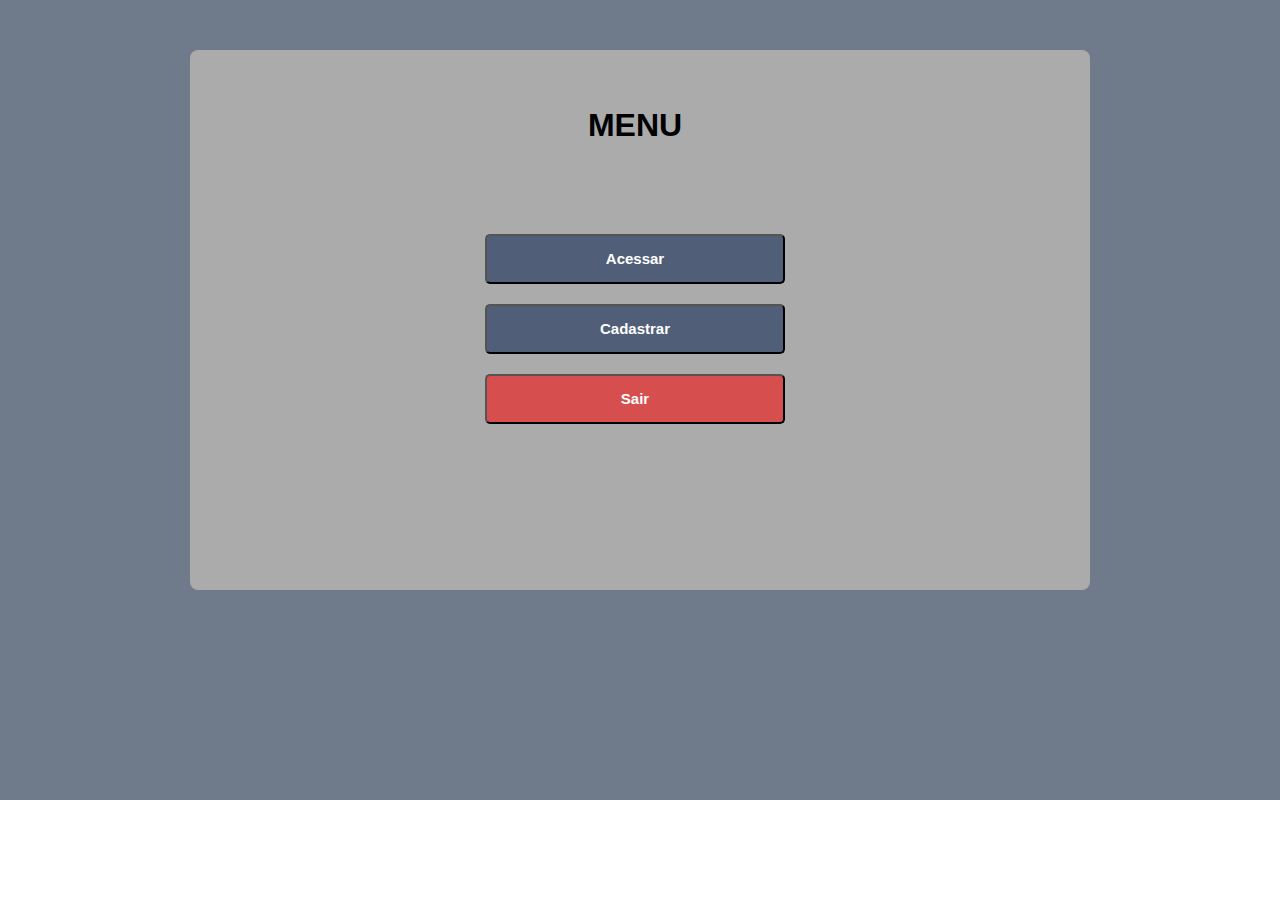
<file: Atividade 3 - Sistema de RH/index.html>
<!DOCTYPE html>
	<html lang = "pt-br">

	<head>
	<title>Tela inicial</title>
	<meta charset = "utf-8">
	<link rel="stylesheet" href="estilo.css">
</head>
<body>
<main>
	<section>
		<div id="tela_inicial">
			<h1 id="titulo">MENU</h1>
			<a href="acesso.html"><input type="submit" value="Acessar" class="botao_menu azul"></a>
            <a href="cadastro.html"><input type="submit" value="Cadastrar" class="botao_menu azul"></a>
            <a href="sair.html"><input type="submit" value="Sair" class="botao_menu vermelho"></a>

		</div>
	</section>
</main>
</body>
</html>
</file>
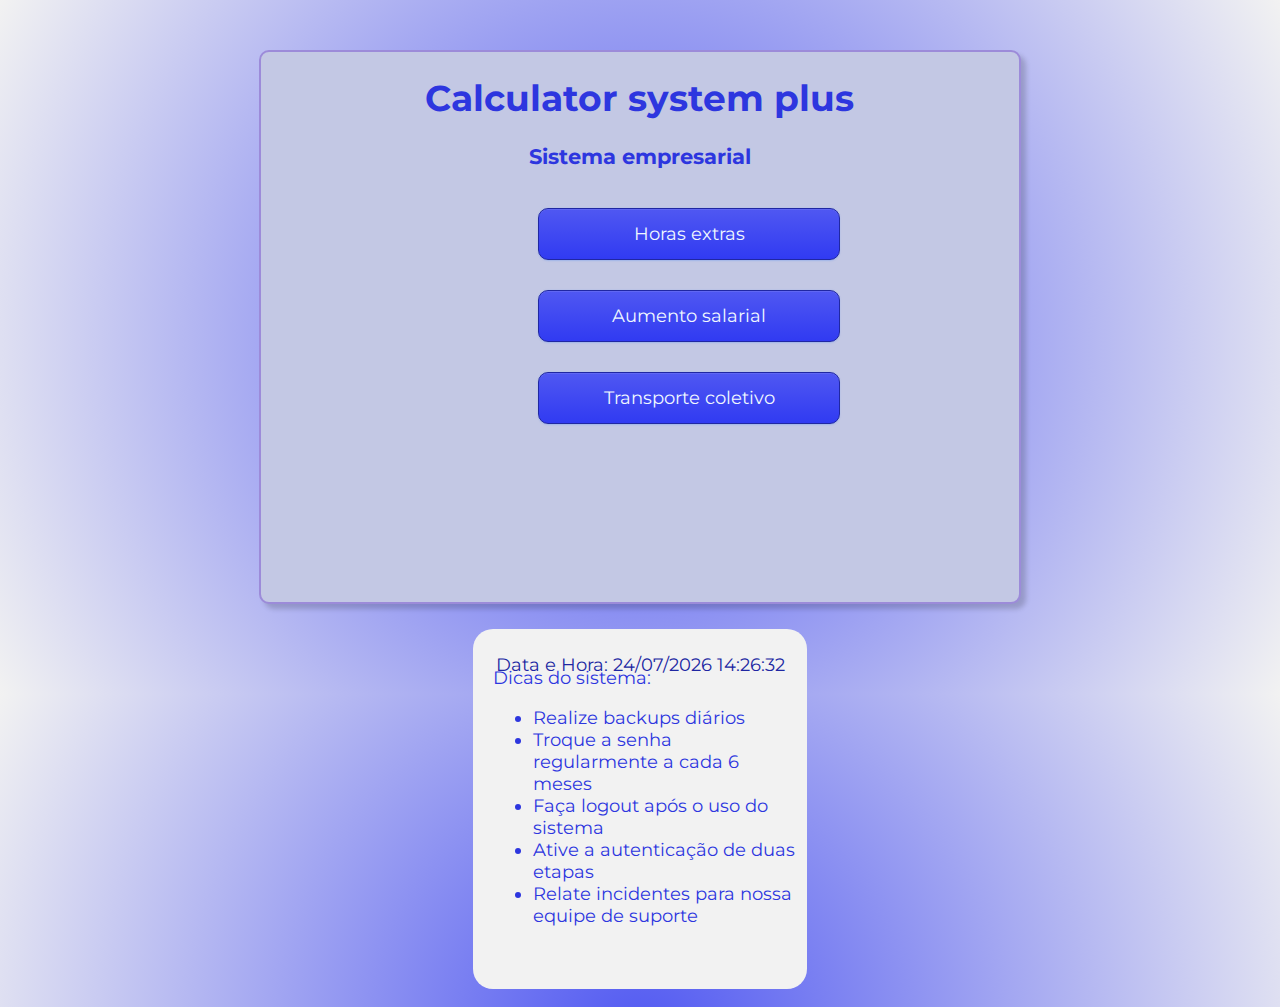
<file: Atividade 4 - Exercícios JavaScript/index.html>
<!DOCTYPE html>
<html lang="pt-br">
<head>
    <style>
        @import url('https://fonts.googleapis.com/css2?family=Montserrat:wght@500&display=swap');
    </style>
    <meta charset="UTF-8">
    <meta name="viewport" content="width=device-width, initial-scale=1.0">
    <title>Tela inicial</title>
    <link rel="stylesheet" href="estilo_index.css">

    <script>
        function atualizarDataHora() {
            // Cria um objeto de data
            var dataHora = new Date();
            
            // Formate a data e hora como desejar (por exemplo, 'dd/mm/yyyy HH:MM:SS')
            var formato = 'dd/mm/yyyy HH:MM:SS';
            
            // Substitua os marcadores de lugar no formato com os valores reais
            var dataHoraFormatada = formato
                .replace('dd', ('0' + dataHora.getDate()).slice(-2))
                .replace('mm', ('0' + (dataHora.getMonth() + 1)).slice(-2))
                .replace('yyyy', dataHora.getFullYear())
                .replace('HH', ('0' + dataHora.getHours()).slice(-2))
                .replace('MM', ('0' + dataHora.getMinutes()).slice(-2))
                .replace('SS', ('0' + dataHora.getSeconds()).slice(-2));

            // Atualiza o conteúdo do elemento no rodapé com a data e hora formatada
            document.getElementById('data-hora').textContent = dataHoraFormatada;
        }

        // Chame a função para atualizar a data e hora assim que a página for carregada
        window.onload = function() {
            atualizarDataHora(); // Atualize imediatamente
            // Atualize a cada segundo (1000 milissegundos)
            setInterval(atualizarDataHora, 1000);
        };
    </script>

</head>
<body>
<section>
<div>
    <h1>Calculator system plus</h1>
    <h3>Sistema empresarial</h3>
</div>
    <div class="container">
        <div class="button-group">
        <a href="Calculadora de horas extras.html" class="botao-link">Horas extras</a>
        <a href="Calculadora de aumento salarial.html" class="botao-link">Aumento salarial</a>
        <a href="Calculadora de transporte.html" class="botao-link">Transporte coletivo</a>
        </div>
    </div>
    <div class="container2">
        <p>Dicas do sistema:</p>
        <ul>
        <li>Realize backups diários</li>
        <li>Troque a senha regularmente a cada 6 meses</li>
        <li>Faça logout após o uso do sistema</li>
        <li>Ative a autenticação de duas etapas</li>
        <li>Relate incidentes para nossa equipe de suporte</li>
        </ul>
    </div>
</section>
<footer>
    <p>Data e Hora: <span id="data-hora"></span></p>
</footer>
</body>
</html>
</file>
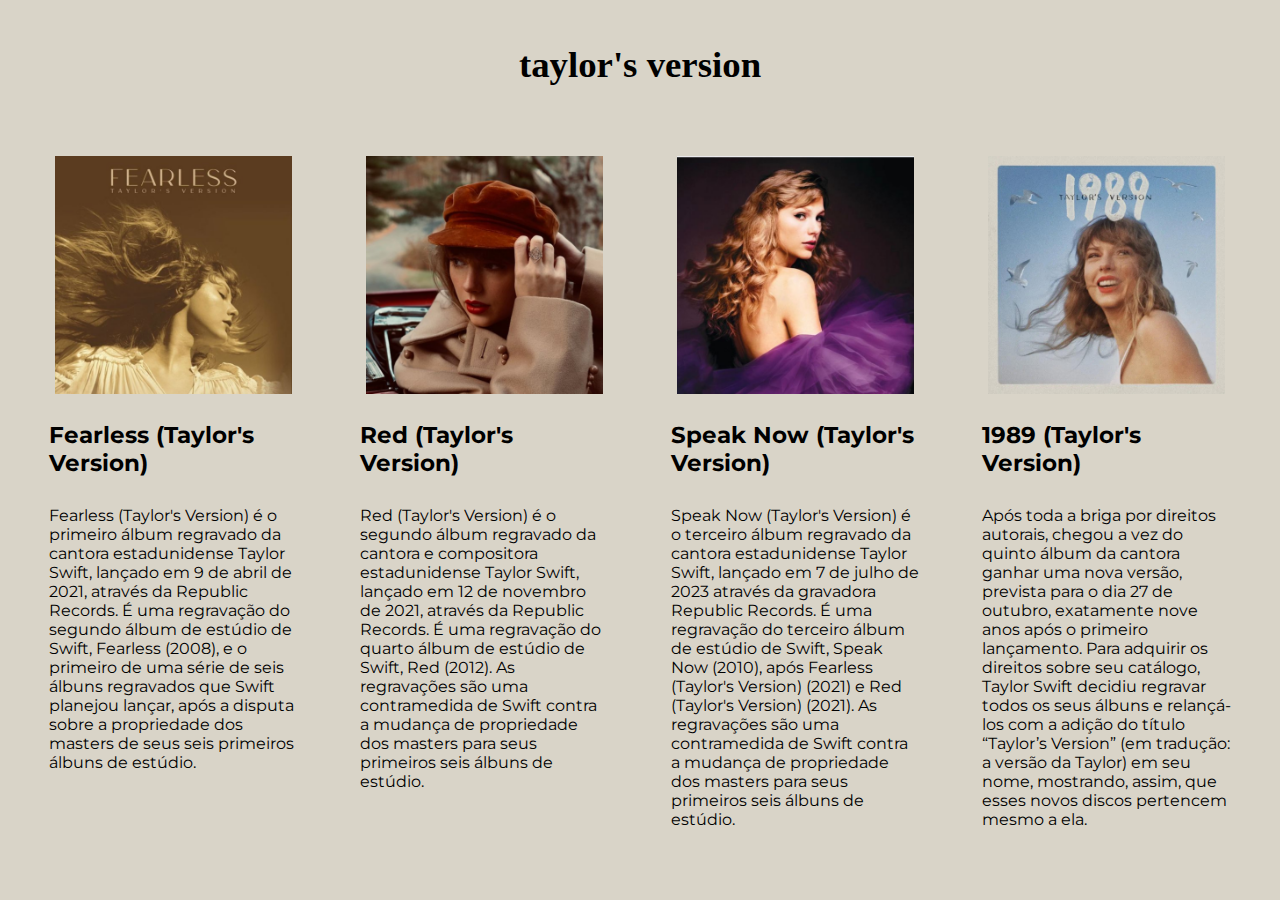
<file: Atividade 2 - Colunas responsivas/exercício 1.html>
<!DOCTYPE html>
<html lang="pt">
<head>
    <style>
        @import url('https://fonts.googleapis.com/css2?family=IM+Fell+Great+Primer:ital@1&family=Montserrat&display=swap');
    </style>
    <meta charset="UTF-8">
    <meta name="viewport" content="width=device-width, initial-scale=1.0">
    <link rel="stylesheet" href="estilo.css">
    <title>Taylor Swift</title>
</head>
<header>
    <h1 id="titulo">taylor's version</h1>
</header>
<body>

    <div id="quadros">
    <div class="linha">
        <figure>
            <img src="imagens/fearless.png">
        </figure>
            <h1>Fearless (Taylor's Version)</h1>
            <p>Fearless (Taylor's Version) é o primeiro álbum regravado da cantora estadunidense Taylor Swift, lançado em 9 de abril de 2021, através da Republic Records. É uma regravação do segundo álbum de estúdio de Swift, Fearless (2008), e o primeiro de uma série de seis álbuns regravados que Swift planejou lançar, após a disputa sobre a propriedade dos masters de seus seis primeiros álbuns de estúdio.</p>
        
    </div>
    <div class="linha">
        <figure>
            <img src="imagens/red.png"> 
        </figure>
            <h1>Red (Taylor's Version)</h1>
            <p>Red (Taylor's Version) é o segundo álbum regravado da cantora e compositora estadunidense Taylor Swift, lançado em 12 de novembro de 2021, através da Republic Records. É uma regravação do quarto álbum de estúdio de Swift, Red (2012). As regravações são uma contramedida de Swift contra a mudança de propriedade dos masters para seus primeiros seis álbuns de estúdio.</p>
        
    </div>
    <div class="linha">
        <figure>
            <img src="imagens/speak now.png">
        </figure>
            <h1>Speak Now (Taylor's Version)</h1>
            <p>Speak Now (Taylor's Version) é o terceiro álbum regravado da cantora estadunidense Taylor Swift, lançado em 7 de julho de 2023 através da gravadora Republic Records. É uma regravação do terceiro álbum de estúdio de Swift, Speak Now (2010), após Fearless (Taylor's Version) (2021) e Red (Taylor's Version) (2021). As regravações são uma contramedida de Swift contra a mudança de propriedade dos masters para seus primeiros seis álbuns de estúdio.</p>
        
    </div>
    <div class="linha">
        <figure>
            <img src="imagens/1989.png">
        </figure>
            <h1>1989 (Taylor's Version)</h1>
            <p>Após toda a briga por direitos autorais, chegou a vez do quinto álbum da cantora ganhar uma nova versão, prevista para o dia 27 de outubro, exatamente nove anos após o primeiro lançamento. Para adquirir os direitos sobre seu catálogo, Taylor Swift decidiu regravar todos os seus álbuns e relançá-los com a adição do título “Taylor’s Version” (em tradução: a versão da Taylor) em seu nome, mostrando, assim, que esses novos discos pertencem mesmo a ela.</p>
            
    </div>
    </div>
    
</body>
</html>
</file>
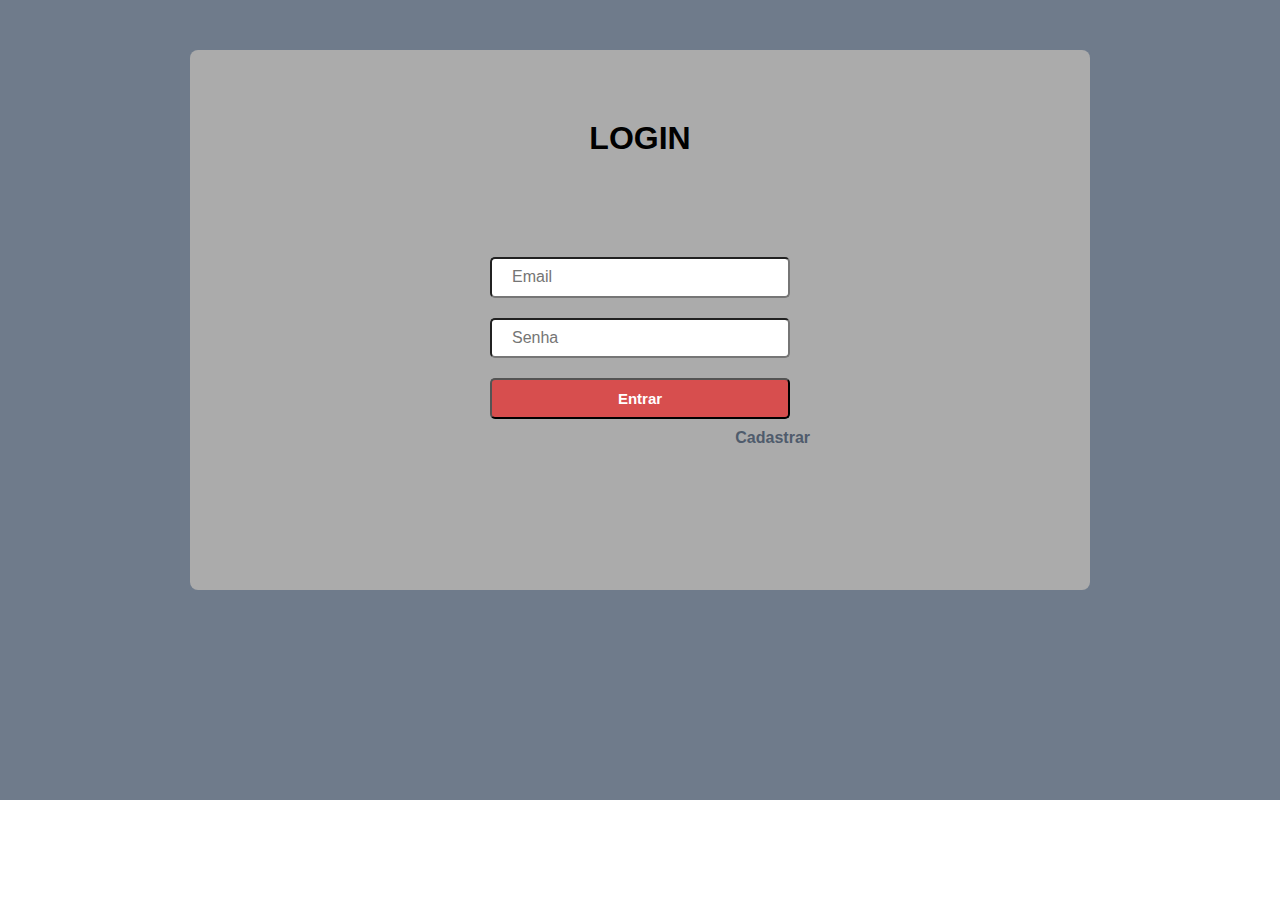
<file: Atividade 3 - Sistema de RH/acesso.html>
<!DOCTYPE html>
	<html lang = "pt-br">

<head>
	<title>Tela de acesso</title>
    <meta charset = "utf-8">
	<link rel="stylesheet" href="estilo.css">

</head>
<body>

<main>
<section>
    <h1 id="titulo">LOGIN</h1>
<form id="tela_acesso">
<div id="cadastro">
	<input id="login_padding" type="text" name="campoemail" placeholder="Email">
	<input id="login_padding" type="text" name="camposenha" placeholder="Senha">
	<input type="submit" value="Entrar" class="botao vermelho">
		<a href="cadastro.html"><h4>Cadastrar</h4></a>
</div>
	


</section>
</main>
</body>
</html>
</file>
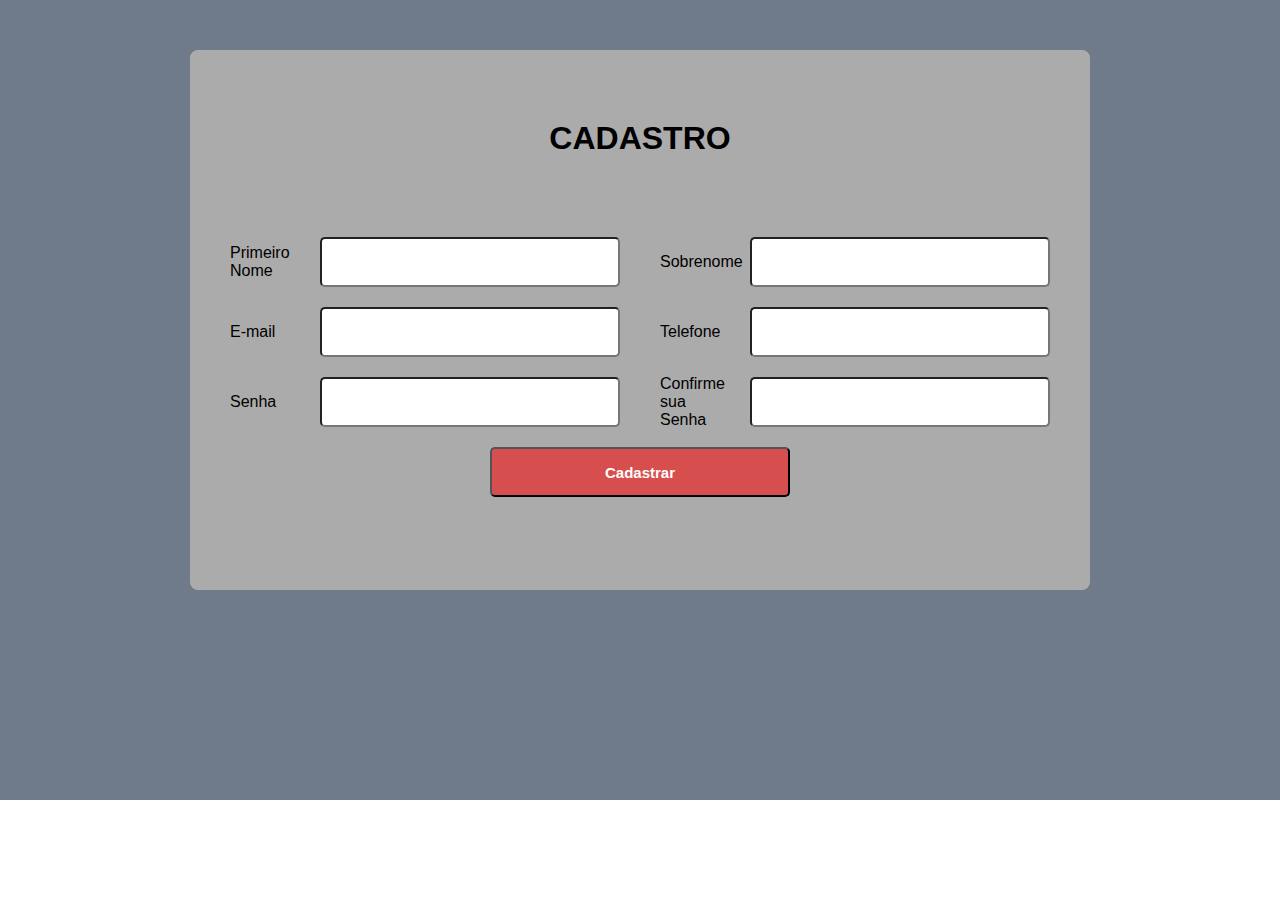
<file: Atividade 3 - Sistema de RH/cadastro.html>
<!DOCTYPE html>
	<html lang = "pt-br">

	<head>
	<title>Cadastrar</title>
	<meta charset = "utf-8">
	<link rel="stylesheet" href="estilo.css">
	<style>
		label {
			width: 90px;
		
			display: flex;
			align-items: center;
			padding-left: 20px;

		}


	</style>

</head>
<body>

<main>
<section>
	<h1 id="titulo">CADASTRO</h1>
	<div class="form">
			<div class="form-row">
				<div class="form-column">
					<label for="first-name">Primeiro Nome</label>
					<input type="text" name="camponome">
				</div>

				<div class="form-column">
					<label for="last-name">Sobrenome</label>
					<input type="text" name="camposobrenome">
				</div>
			</div>


		<div class="form-row">
			<div class="form-column">
			<label for="email">E-mail</label>
			<input type="Email" name="campoemail">
		</div>


		<div class="form-column">
			<label for="phone">Telefone</label>
			<input type="text" name="campotelefone">
		</div>
		</div>

		<div class="form-row">
			<div class="fomr-column">
			<label for=password">Senha</label>
			<input type="text" name="camposenha">
		</div>

		<div class="form-column">
			<label for="confirm-password">Confirme sua Senha</label>
			<input type="text" name="camposenha">
		</div>
		</div>

		<div class="form-row">
		<a href="sair.html"><input type="submit" value="Cadastrar" class="botao vermelho"></a>
		</div>
		
		


	</div>
</section>


</main>
</body>
</html>
</file>
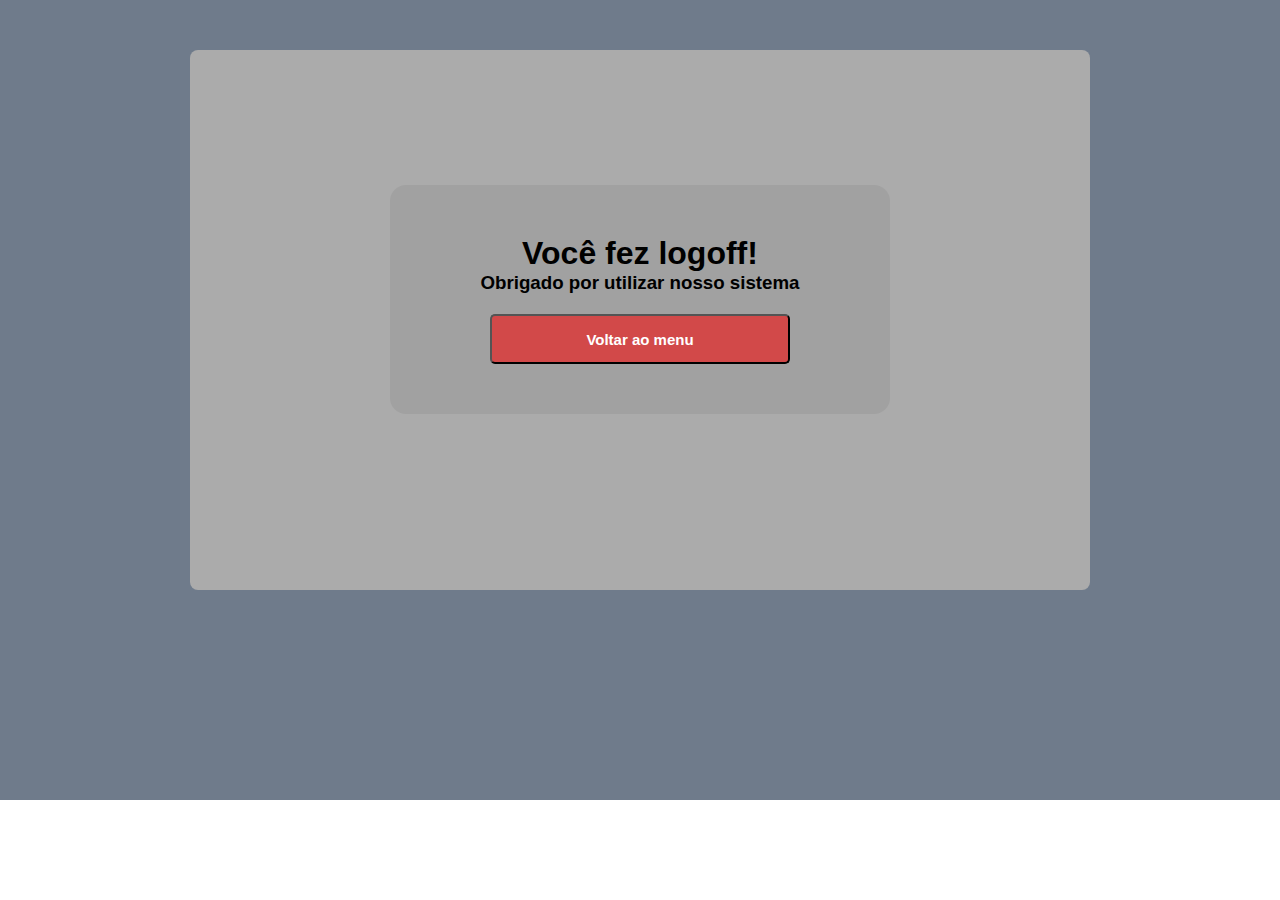
<file: Atividade 3 - Sistema de RH/sair.html>
<!DOCTYPE html>
<html lang="pt-br">
<head>
    <meta charset="UTF-8">
    <meta name="viewport" content="width=device-width, initial-scale=1.0">
    <link rel="stylesheet" href="estilo.css">
    <title>Sair</title>
</head>
<body>
<main>
    <section>
    <div class="container">
        <div class="form">
            <h1 class="titulo">Você fez logoff!</h1>
            <h3>Obrigado por utilizar nosso sistema</h3>
            <a href="index.html"><input type="submit" value="Voltar ao menu" class="botao_menu vermelho"></a>
        </div>
    </div> 
    </section>
</main>
</body>
</html>
</file>
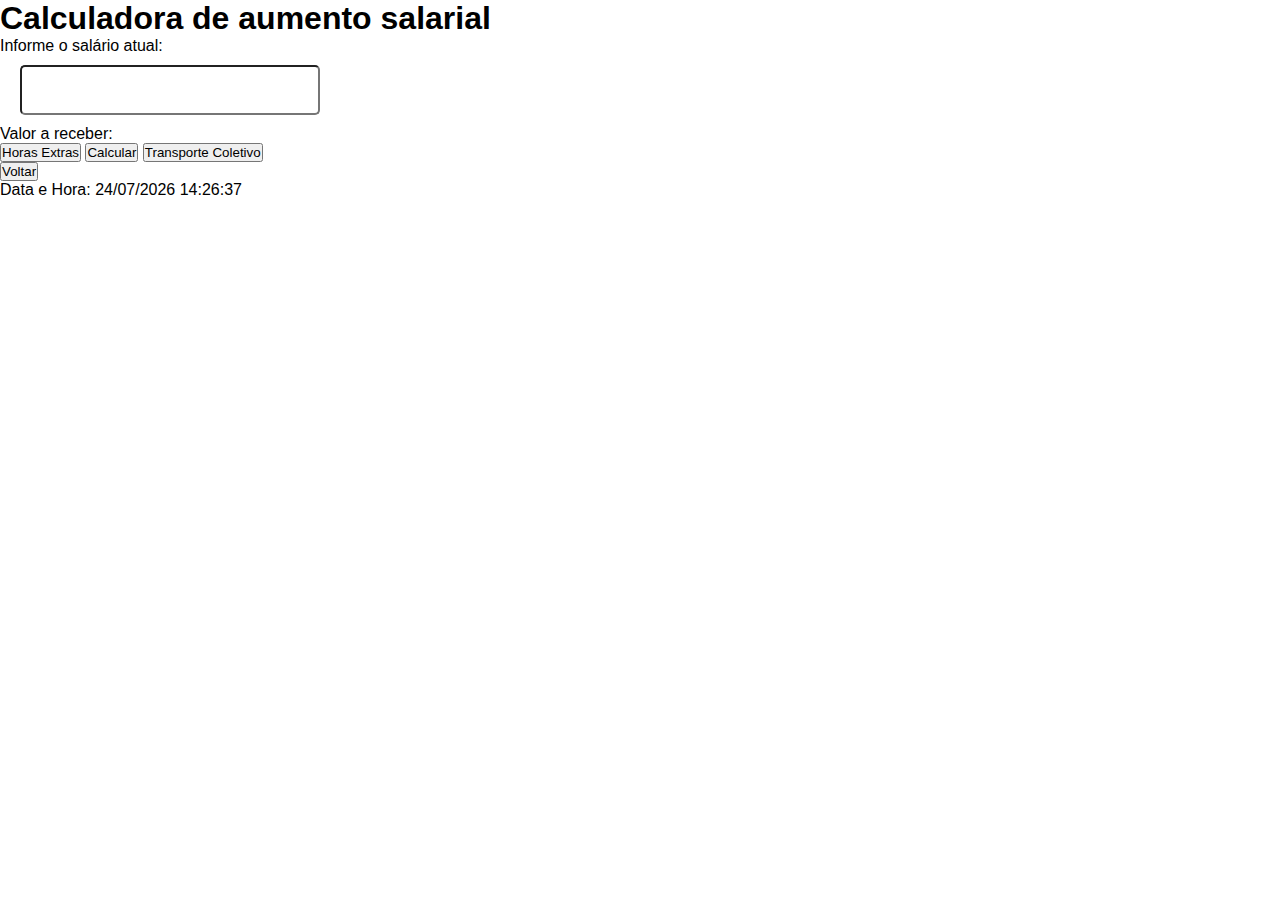
<file: Atividade 4 - Exercícios JavaScript/Calculadora de aumento salarial.html>
<!DOCTYPE html>
<html lang="pt-br">
<head>
    <style>
        @import url('https://fonts.googleapis.com/css2?family=Montserrat:wght@500&display=swap');
    </style>
    <meta charset="UTF-8">
    <meta name="viewport" content="width=device-width, initial-scale=1.0">
    <title>Exercicio 2</title>
    <link rel="stylesheet" href="estilo.css">
    <script>
        function atualizarDataHora() {
            // Cria um objeto de data
            var dataHora = new Date();
            
            // Formate a data e hora como desejar (por exemplo, 'dd/mm/yyyy HH:MM:SS')
            var formato = 'dd/mm/yyyy HH:MM:SS';
            
            // Substitua os marcadores de lugar no formato com os valores reais
            var dataHoraFormatada = formato
                .replace('dd', ('0' + dataHora.getDate()).slice(-2))
                .replace('mm', ('0' + (dataHora.getMonth() + 1)).slice(-2))
                .replace('yyyy', dataHora.getFullYear())
                .replace('HH', ('0' + dataHora.getHours()).slice(-2))
                .replace('MM', ('0' + dataHora.getMinutes()).slice(-2))
                .replace('SS', ('0' + dataHora.getSeconds()).slice(-2));

            // Atualiza o conteúdo do elemento no rodapé com a data e hora formatada
            document.getElementById('data-hora').textContent = dataHoraFormatada;
        }

        // Chame a função para atualizar a data e hora assim que a página for carregada
        window.onload = function() {
            atualizarDataHora(); // Atualize imediatamente
            // Atualize a cada segundo (1000 milissegundos)
            setInterval(atualizarDataHora, 1000);
        };
    </script>
</head>
<body>
    <div class="box">
        <h1>Calculadora de aumento salarial</h1>
        <label for="salario">Informe o salário atual:</label>
        <input type="text" name="salario" id="salario">
        <p id="res">Valor a receber: </p>
    <a href="Calculadora de horas extras.html">
        <button class="triangular-button">Horas Extras</button>
    </a>
        <button onclick="calcular_aumento()" id="voltar">Calcular</button>
    <a href="Calculadora de transporte.html">
        <button class="triangular">Transporte Coletivo</button>
    </a>
    </div>
    <a href="index.html">
    <button id="voltar">Voltar</button>
    </a>
    <script src="codigo2.js"></script>
    <footer>
        <p>Data e Hora: <span id="data-hora"></span></p>
    </footer>
</body>
</html>
</file>
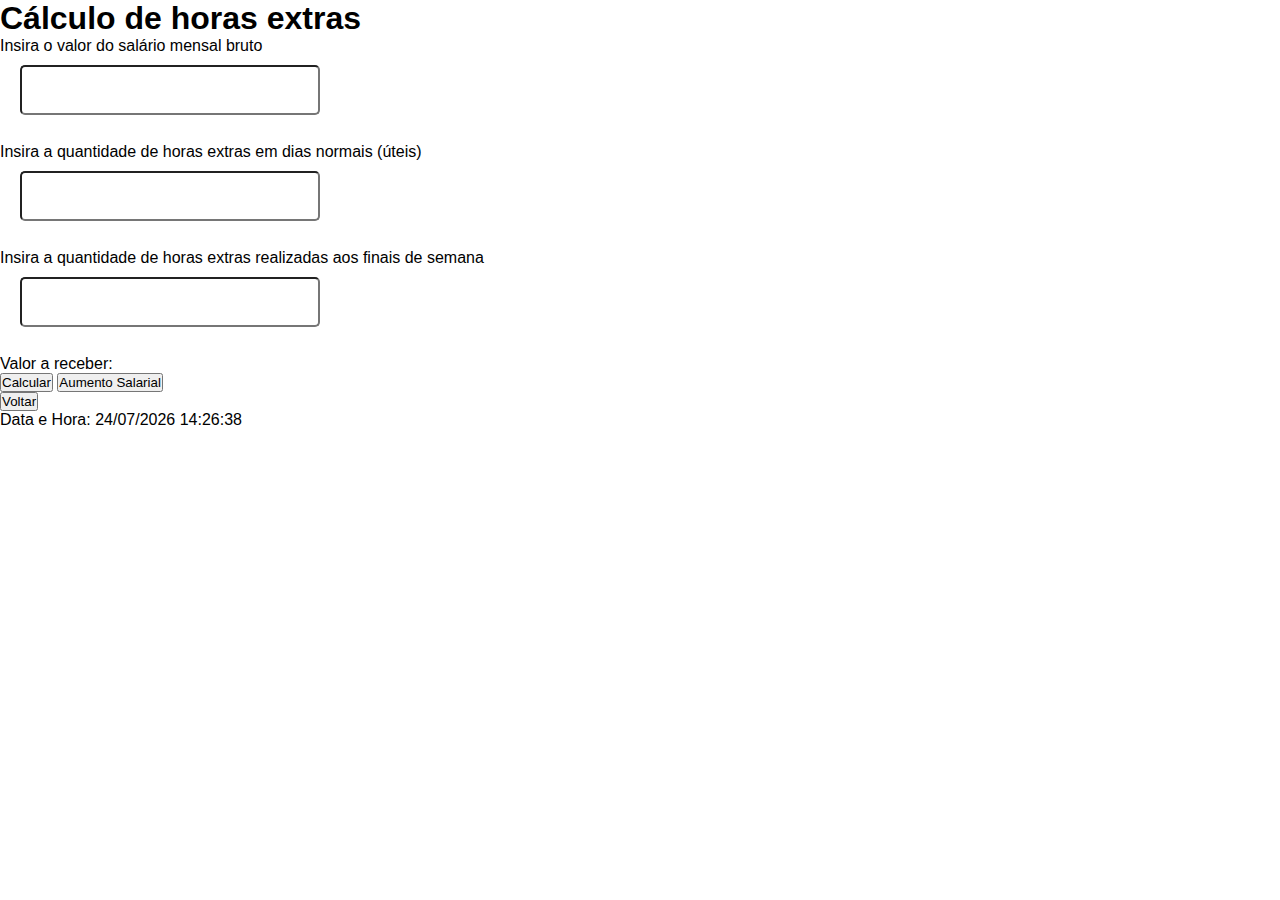
<file: Atividade 4 - Exercícios JavaScript/Calculadora de horas extras.html>
<!DOCTYPE html>
<html lang="pt-br">
<head>

    <style>
        @import url('https://fonts.googleapis.com/css2?family=Montserrat:wght@500&display=swap');
    </style>

    <meta charset="UTF-8">
    <meta name="viewport" content="width=device-width, initial-scale=1.0">
    <title>Exercicio 1</title>
    <link rel="stylesheet" href="estilo.css">
    <script>
        function atualizarDataHora() {
            // Cria um objeto de data
            var dataHora = new Date();
            
            // Formate a data e hora como desejar (por exemplo, 'dd/mm/yyyy HH:MM:SS')
            var formato = 'dd/mm/yyyy HH:MM:SS';
            
            // Substitua os marcadores de lugar no formato com os valores reais
            var dataHoraFormatada = formato
                .replace('dd', ('0' + dataHora.getDate()).slice(-2))
                .replace('mm', ('0' + (dataHora.getMonth() + 1)).slice(-2))
                .replace('yyyy', dataHora.getFullYear())
                .replace('HH', ('0' + dataHora.getHours()).slice(-2))
                .replace('MM', ('0' + dataHora.getMinutes()).slice(-2))
                .replace('SS', ('0' + dataHora.getSeconds()).slice(-2));

            // Atualiza o conteúdo do elemento no rodapé com a data e hora formatada
            document.getElementById('data-hora').textContent = dataHoraFormatada;
        }

        // Chame a função para atualizar a data e hora assim que a página for carregada
        window.onload = function() {
            atualizarDataHora(); // Atualize imediatamente
            // Atualize a cada segundo (1000 milissegundos)
            setInterval(atualizarDataHora, 1000);
        };
    </script>
</head>
<body>
    <div class="box">
        <h1>Cálculo de horas extras</h1>
        <label for="info1">Insira o valor do salário mensal bruto</label>
        <input type="text" name="info1" id="info1">
        <br>
        <label for="info2">Insira a quantidade de horas extras em dias normais (úteis)</label>
        <input type="text" name="info2" id="info2">
        <br>
        <label for="info3">Insira a quantidade de horas extras realizadas aos finais de semana</label>
        <input type="text" name="info3" id="info3">
        <br>
        <p id="res">Valor a receber: </p>
        <button onclick="calcular()"id="voltar">Calcular</button>
        <a href="Calculadora de aumento salarial.html">
        <button class="triangular">Aumento Salarial</button>
        </a>
    </div>
    <a href="index.html">
    <button id="voltar">Voltar</button>
    </a>
    <script src="codigo.js"></script>
    <footer>
        <p>Data e Hora: <span id="data-hora"></span></p>
    </footer>
</body>
</html>
</file>
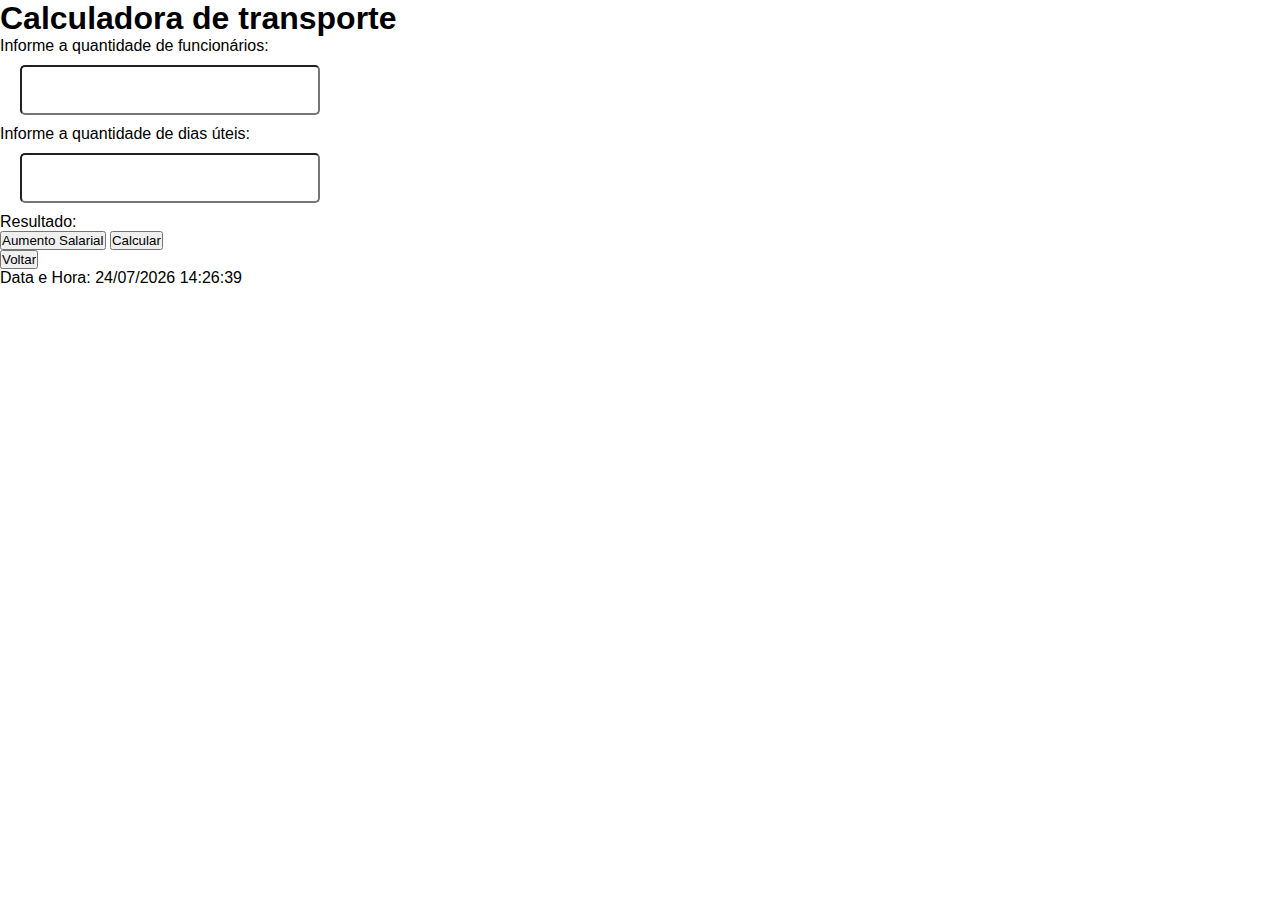
<file: Atividade 4 - Exercícios JavaScript/Calculadora de transporte.html>
<!DOCTYPE html>
<html lang="pt-br">
<head>
    <style>
        @import url('https://fonts.googleapis.com/css2?family=Montserrat:wght@500&display=swap');
    </style>
    <meta charset="UTF-8">
    <meta name="viewport" content="width=device-width, initial-scale=1.0">
    <title>Exercicio 2</title>
    <link rel="stylesheet" href="estilo.css">
    <script>
        function atualizarDataHora() {
            // Cria um objeto de data
            var dataHora = new Date();
            
            // Formate a data e hora como desejar (por exemplo, 'dd/mm/yyyy HH:MM:SS')
            var formato = 'dd/mm/yyyy HH:MM:SS';
            
            // Substitua os marcadores de lugar no formato com os valores reais
            var dataHoraFormatada = formato
                .replace('dd', ('0' + dataHora.getDate()).slice(-2))
                .replace('mm', ('0' + (dataHora.getMonth() + 1)).slice(-2))
                .replace('yyyy', dataHora.getFullYear())
                .replace('HH', ('0' + dataHora.getHours()).slice(-2))
                .replace('MM', ('0' + dataHora.getMinutes()).slice(-2))
                .replace('SS', ('0' + dataHora.getSeconds()).slice(-2));

            // Atualiza o conteúdo do elemento no rodapé com a data e hora formatada
            document.getElementById('data-hora').textContent = dataHoraFormatada;
        }

        // Chame a função para atualizar a data e hora assim que a página for carregada
        window.onload = function() {
            atualizarDataHora(); // Atualize imediatamente
            // Atualize a cada segundo (1000 milissegundos)
            setInterval(atualizarDataHora, 1000);
        };
    </script>
</head>
<body>
    <div class="box">
        <h1>Calculadora de transporte</h1>
        <label for="funcionarios">Informe a quantidade de funcionários:</label>
        <input type="number" name="funcionarios" id="funcionarios">
        <label for="dias-uteis">Informe a quantidade de dias úteis:</label>
        <input type="number" name="dias-uteis" id="dias-uteis">
        <p id="res">Resultado: </p>
        <a href="Calculadora de aumento salarial.html">
        <button class="triangular-button">Aumento Salarial</button>
        </a>
        <button onclick="calcularCusto()"id="voltar">Calcular</button>
    </div>
    <a href="index.html">
    <button id="voltar">Voltar</button>
    </a>
    <script src="codigo3.js"></script>
    <footer>
        <p>Data e Hora: <span id="data-hora"></span></p>
    </footer>
</body>
</html>
</file>
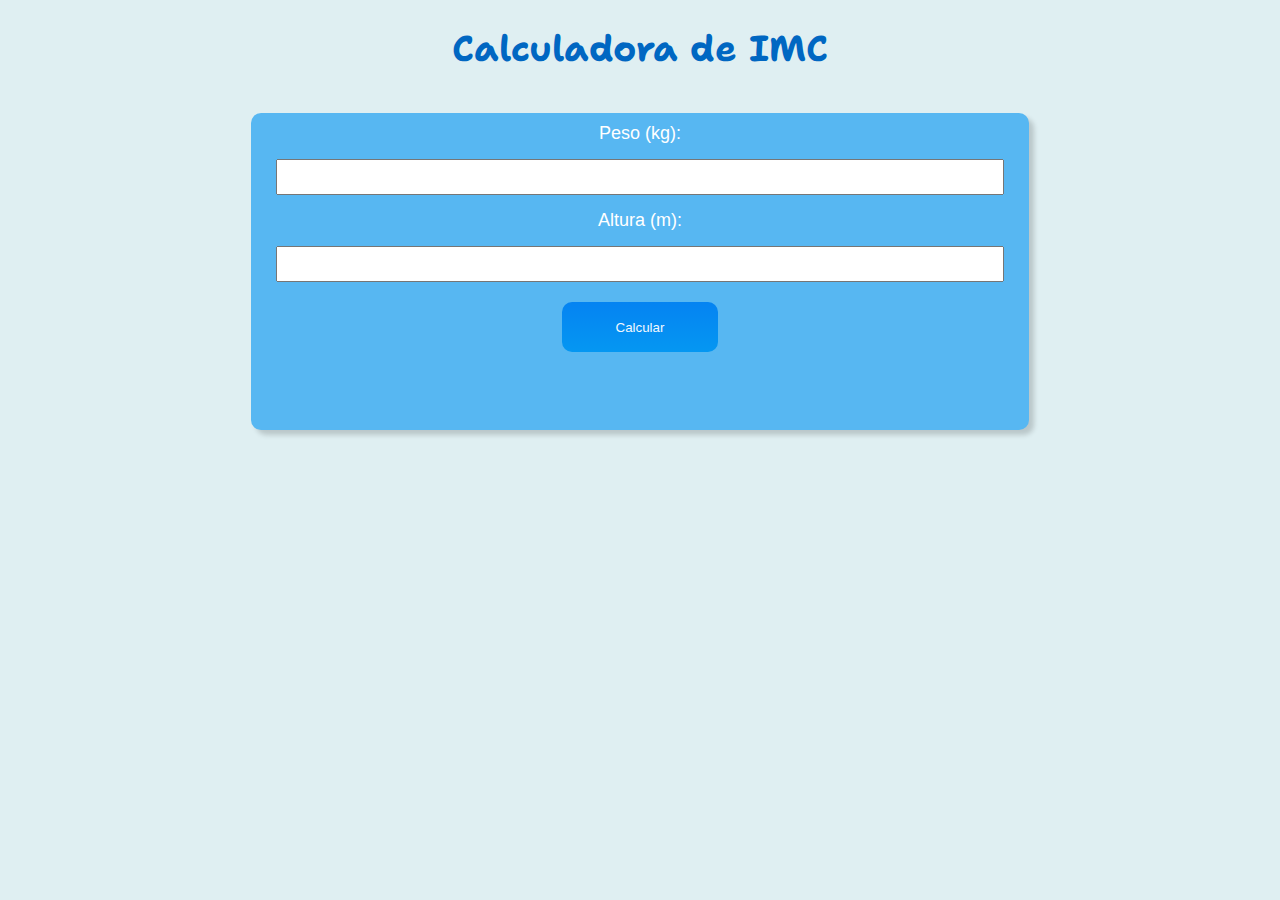
<file: Atividade 5 - Tabalho em duplas/exercicio1-resolução.html>
<!DOCTYPE html>
<html lang="pt-br">
<head>
  <link rel="preconnect" href="https://fonts.googleapis.com">
<link rel="preconnect" href="https://fonts.gstatic.com" crossorigin>
<link href="https://fonts.googleapis.com/css2?family=Shantell+Sans:wght@500&display=swap" rel="stylesheet">
    <meta charset="UTF-8">
    <meta name="viewport" content="width=device-width, initial-scale=1.0">
    <link rel="stylesheet" href="style.css">
    <title>Calculadora de IMC</title>
<body> 

  <!-- Cabeçalho da página --> 

  <h1>Calculadora de IMC</h1> 

  
<div class="box">
  <!-- Rótulo e campo de entrada para o peso em quilogramas (kg) --> 

  <label for="peso">Peso (kg):</label> 

  <input type="number" id="peso"> 

  

  <!-- Rótulo e campo de entrada para a altura em metros (m) --> 

  <label for="altura">Altura (m):</label> 

  <input type="number" id="altura"> 

  

  <!-- Botão que chama a função "calcularIMC" quando clicado --> 

  <button onclick="calcularIMC()">Calcular</button> 

  

  <!-- Parágrafo onde exibiremos o resultado do cálculo --> 

  <p id="resultado"></p> 

  

  <script> 

    // Início da seção de script em JavaScript 

  

    // Função para calcular o IMC 

    function calcularIMC() { 

      // Obtém o valor do peso e da altura a partir dos campos de entrada 

      var peso = parseFloat(document.getElementById('peso').value); 

      var altura = parseFloat(document.getElementById('altura').value); 

  

      // Calcula o IMC 

      var imc = peso / (altura * altura); 

  

      // Variável para armazenar o resultado 

      var resultado; 

  

      // Verifica se o IMC é inválido (NaN ou menor ou igual a zero) 

      if (isNaN(imc) || imc <= 0) { 

        resultado = "Por favor, insira valores válidos."; 

      } else if (imc < 18.5) { 

        resultado = "Abaixo do peso"; 

      } else if (imc < 24.9) { 

        resultado = "Peso normal"; 

      } else if (imc < 29.9) { 

        resultado = "Sobrepeso"; 

      } else { 

        resultado = "Obeso"; 

      } 

  

      // Exibe o resultado no parágrafo com o ID 'resultado' 

      document.getElementById('resultado').textContent = "Seu IMC é " + imc.toFixed(2) + " - " + resultado; 

    } 

    // Fim da seção de script em JavaScript 

  </script> 
  </div>
</body> 

  

</html> 

<!-- Fim do documento HTML -->
</file>
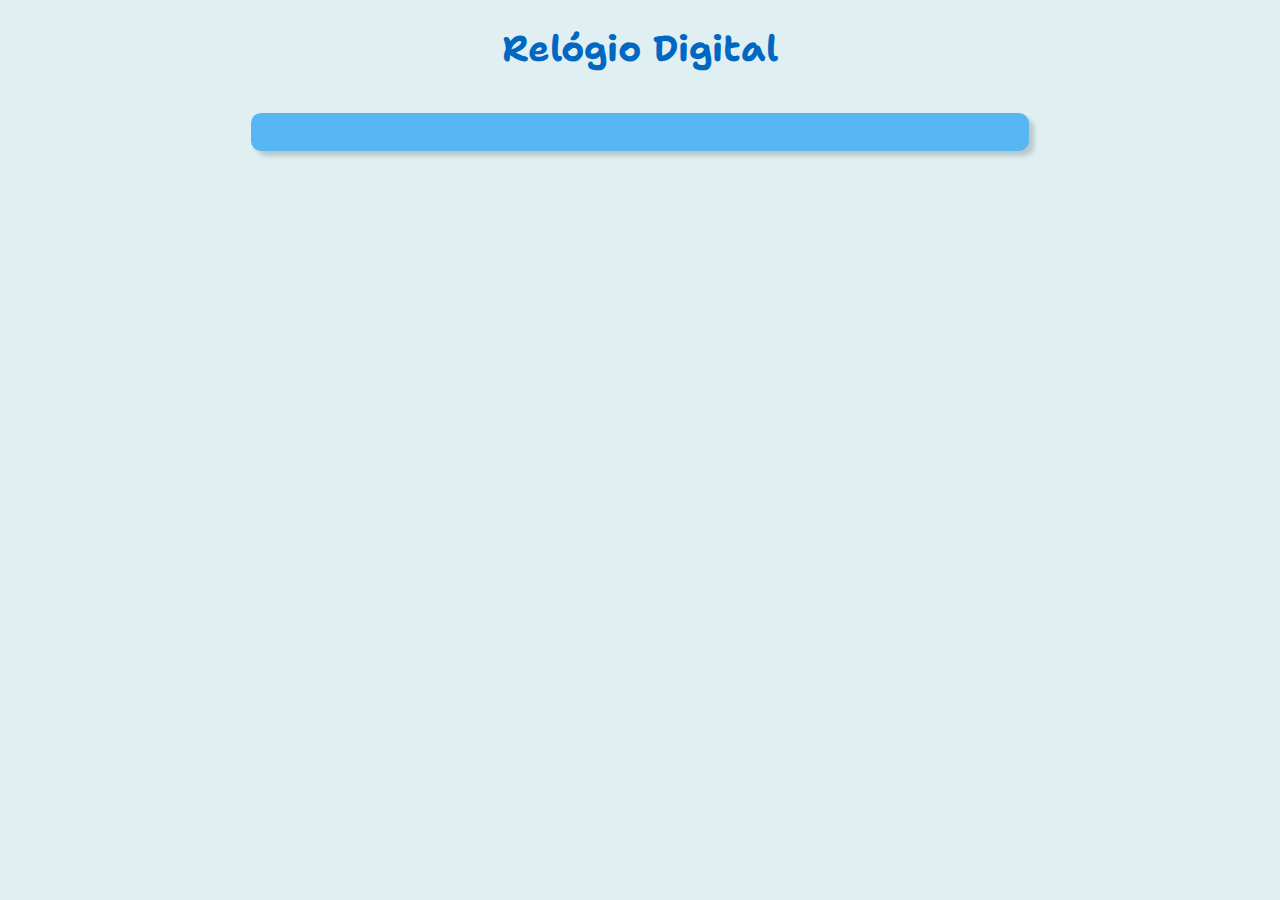
<file: Atividade 5 - Tabalho em duplas/exercicio2-resolução.html>
<!DOCTYPE html>
<html lang="pt-br">
<head>
  <link rel="preconnect" href="https://fonts.googleapis.com">
<link rel="preconnect" href="https://fonts.gstatic.com" crossorigin>
<link href="https://fonts.googleapis.com/css2?family=Shantell+Sans:wght@500&display=swap" rel="stylesheet">
    <meta charset="UTF-8">
    <meta name="viewport" content="width=device-width, initial-scale=1.0">
    <link rel="stylesheet" href="style.css">
    <title>Relógio Digital</title> 
</head>
<body>
      <!-- Cabeçalho da página --> 

  <h1>Relógio Digital</h1> 

  

  <!-- Parágrafo onde exibiremos a hora atual --> 
<div class="box">
  <p id="hora"></p> 

  

  <script> 

    // Início da seção de script em JavaScript 

  

    // Função para atualizar a hora 

    function atualizarHora() { 

      // Obtém a data e hora atual 

      var agora = new Date(); 

  

      // Obtém as horas, minutos e segundos, e adiciona zeros à esquerda se necessário 

      var horas = agora.getHours().toString().padStart(2, '0'); 

      var minutos = agora.getMinutes().toString().padStart(2, '0'); 

      var segundos = agora.getSeconds().toString().padStart(2, '0'); 

  

      // Formata a hora atual no formato "HH:MM:SS" 

      var horaAtual = horas + ":" + minutos + ":" + segundos; 

  

      // Exibe a hora atual no parágrafo com o ID 'hora' 

      document.getElementById('hora').textContent = "Hora atual: " + horaAtual; 

    } 

  

    // Define um intervalo de atualização a cada 1000 milissegundos (1 segundo) 

    setInterval(atualizarHora, 1000); 

  

    // Fim da seção de script em JavaScript 

  </script> 
  </div>
</body>
</html>
</file>
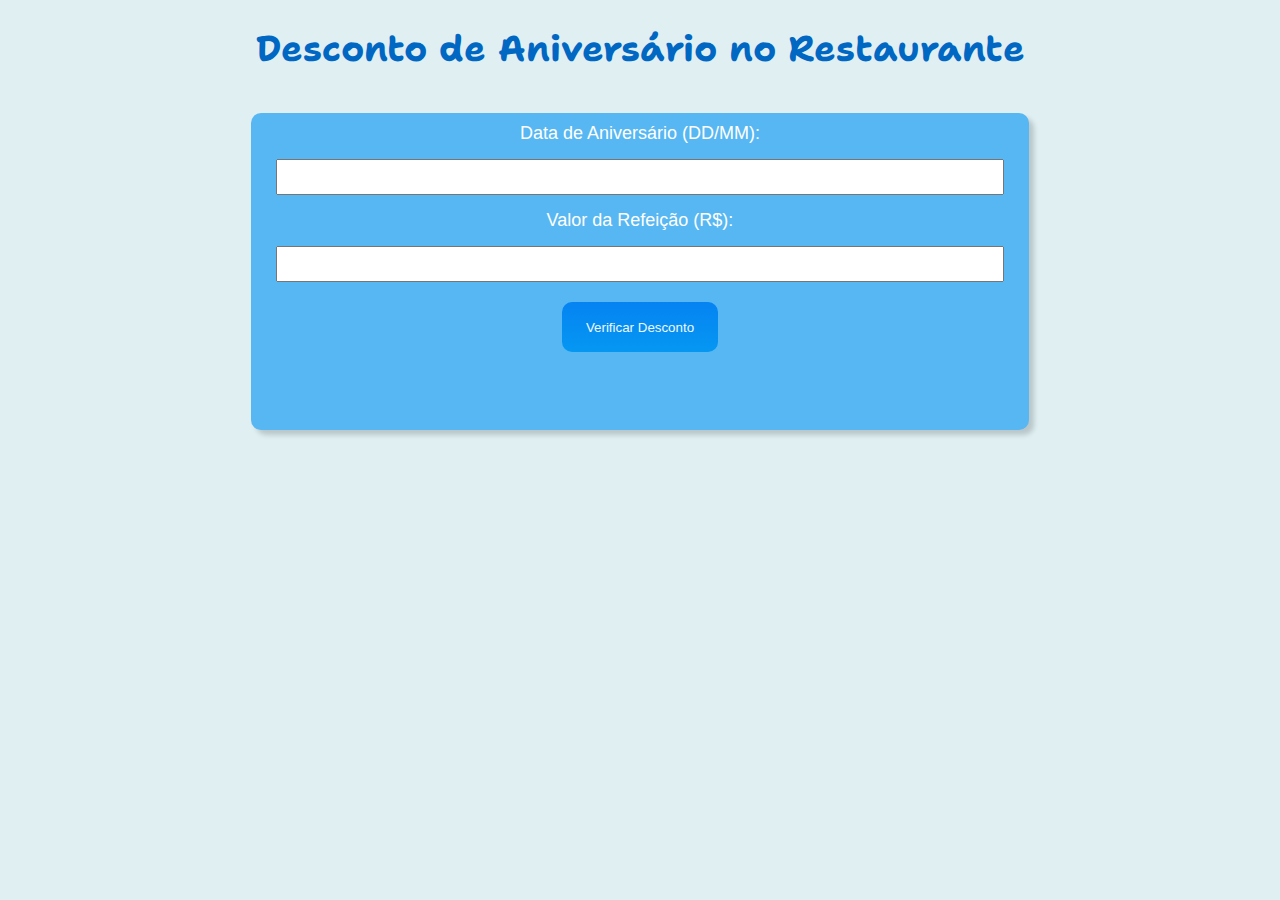
<file: Atividade 5 - Tabalho em duplas/exercicio3-resolução.html>
<!DOCTYPE html>
<html lang="pt-br">
<head>
    <link rel="preconnect" href="https://fonts.googleapis.com">
<link rel="preconnect" href="https://fonts.gstatic.com" crossorigin>
<link href="https://fonts.googleapis.com/css2?family=Shantell+Sans:wght@500&display=swap" rel="stylesheet">
    <meta charset="UTF-8">
    <meta name="viewport" content="width=device-width, initial-scale=1.0">
    <link rel="stylesheet" href="style.css">
    <title>Desconto de Aniversário no Restaurante</title>
</head>
<body>
    <h1>Desconto de Aniversário no Restaurante</h1> 

  
<div class="box">
    <label for="dataAniversario">Data de Aniversário (DD/MM):</label> 

    <input type="text" id="dataAniversario"> 

  

    <label for="valorRefeicao">Valor da Refeição (R$):</label> 

    <input type="number" id="valorRefeicao"> 

  

    <button onclick="verificarDesconto()">Verificar Desconto</button> 

  

    <p id="resultado"></p> 

  

    <script> 

        // Função para verificar o desconto de aniversário 

        function verificarDesconto() { 

            // Solicita a data de aniversário ao usuário 

            var dataAniversario = document.getElementById('dataAniversario').value; 

            var valorRefeicao = parseFloat(document.getElementById('valorRefeicao').value); 

  

            // Obtém a data atual 

            var dataAtual = new Date(); 

            var diaAtual = dataAtual.getDate().toString().padStart(2, '0'); 

            var mesAtual = (dataAtual.getMonth() + 1).toString().padStart(2, '0'); // Mês começa do zero 

            var dataFormatada = diaAtual + '/' + mesAtual; 

  

            // Verifica se é o aniversário do usuário 

            if (dataFormatada === dataAniversario) { 

                // Aplica um desconto de 30% se for o aniversário 

                var desconto = valorRefeicao * 0.3; 

                var valorFinal = valorRefeicao - desconto; 

                document.getElementById('resultado').textContent = "Parabéns! Hoje é o seu aniversário. Valor da refeição com desconto: R$" + valorFinal.toFixed(2); 

            } else { 

                // Mostra o valor total da refeição se não for o aniversário 

                document.getElementById('resultado').textContent = "Hoje não é o seu aniversário. Valor total da refeição: R$" + valorRefeicao.toFixed(2); 

            } 

        } 

    </script> 
</div>
</body>
</html>
</file>
<file: Atividade 4 - Exercícios JavaScript/estilo_index.css>
body {
    height: 100%;
    background-image: radial-gradient(circle, #5058F2, #F2F2F2);
    font-family: 'Montserrat', sans-serif;
    font-size: 18px;
    text-align: center;
}
section {
    width: 60%;
    height: 550px;
    margin: 50px auto;
    border: 2px #9C8BD9 solid;
    background-color: #c3c8e4;
    border-radius: 10px;
    box-shadow: 5px 5px 5px #0000002c;
    flex-wrap: wrap;

}
.container {
    display: inline-block;
    width: 40%;
    height: 70%;
    margin: 30px auto;
    flex-wrap: wrap;
    margin: 0px 0px 60px 10px;
}
.container2 {
    border-radius: 20px;
    display: inline-block;
    text-align: left;
    width: 40%;
    height: 60%;
    margin: 40px 0px 50px 10px; 
    padding: 20px 10px 10px 20px;
    background-color: #F2F2F2;
    color: #2d36df;
    flex-wrap: wrap;
}
.button-group {
    display: block;
}
.botao-link {
    transition: all 0.5s;
    border: 1px #2027a2 solid;
    text-decoration: none;
    display: flex;
    flex-direction: column;
    justify-content: center;
    color: aliceblue;
    width: 300px;
    height: 50px;
    border-radius: 10px;
    margin: 0px 0px 30px 50px;
    background: linear-gradient(180deg, #5058F2 0%, #303AF2 100%);
    background-origin: border-box;
   box-shadow: 0px 0.5px 1.5px rgba(54, 122, 246, 0.25), inset 0px 0.8px 0px -0.25px rgba(255, 255, 255, 0.2);
    
}
.botao-link:after {
    position: absolute;
    opacity: 0;  
    top: 14px;
    right: -20px;
    transition: 0.5s;
  }
  
  .botao-link:hover{
    padding-right: 24px;
    padding-left:8px;
  }
  
  .botao-link:hover:after {
    opacity: 1;
    right: 10px;
  }
section h3, h1 {
    color: #2d36df;
}
@media screen and (min-width: 400px) {
    .container, .container2,.box {
      margin: 1em 2em;
    }
  }
  footer {
    color: #2027a2 ;
  }
</file>
<file: Atividade 5 - Tabalho em duplas/style.css>
body {
    background-color: #DFEFF2;
    font-family: 'Montserrat', sans-serif;
    font-size: 18px;
    text-align: center;
}
body h1 {
    font-family: 'Shantell Sans', cursive;
    color: #0067c2;

}
.box {
    color:white;
    width: 60%;
    height: 150%;
    margin: 40px auto;
    border: 2px #0597F2;
    background-color: #57B7F2;
    border-radius: 10px;
    box-shadow: 5px 5px 5px #0101012b;
    padding: 10px 10px 10px 10px;
}
input {
    height: 30px;
    width: 95%;
    margin-bottom: 15px;
    margin-top: 15px;
}
#res {
    text-align: center;
    margin-bottom: 20px;
}
button {
    border: 0px;
    font-family: 'Montserrat', sans-serif;
    width: 156px;
    height:50px;
    border-radius: 10px;
    margin: 5px 4px 50px;
    -webkit-transition: all 0.3s;
    -moz-transition: all 0.3s;
    transition: all 0.3s;
    background: linear-gradient(180deg,#0583F2 0%, #0597F2 100%);
    color: aliceblue;
}
button:hover {
    background: #0583F2;
  }
</file>
<file: Atividade 3 - Sistema de RH/estilo.css>
/* DOCUMENTO CSS */ 

/* RESET CSS */ 
*{
	margin: 0;
	padding: 0;
	box-sizing: border-box;
	text-decoration: none;
}
body {
	font-family: helvetica;
}
main {
	min-height:800px;
	display: flex;
	justify-content: center;
	background-color: #6f7b8b;
}
main section {
	margin-top: 50px;
	width: 900px;
	height: 540px;
	background-color: #ababab;
	border-radius: 8px;
}
#tela_acesso {
	width: 500px;
	height: 200px;
	display: flex;
	justify-content: center;
	margin: 20px 0px 0px 200px;
	
}
#tela_inicial {
	width: 300px;
	height: 280px;
	margin: 40px 0px 0px 295px;
	display: flex;
	justify-content: center;
	align-items: center;
	flex-direction: column;

}
input{
	height: 50px;
	width: 300px;
	border-radius: 5px;
	margin: 10px 20px 10px 20px;
	color: #ddd;
	font-size: 16px;
	display: flex;
	align-items: center;
	justify-content: center;
	
}
#login_padding {
	padding-left: 20px;
}
.botao_menu{
	color: #fff;
	font-weight: 700;
	font-size: 15px;
	margin: 20px 0 0px 0;
	cursor: pointer;
}
.botao{
	color: #fff;
	font-weight: 700;
	font-size: 15px;
	cursor: pointer;
}
main div {
	display: flex;
}
.azul{
	background-color:rgb(81, 94, 119);
}

.vermelho{
    background-color: rgba(252, 0, 0, 0.544);
	
}
#cadastro {
	display: flex;
	flex-direction: column;

}
#titulo {
	display: flex;
	justify-content: center;
	padding: 70px;
}
.form {
	display: flex;
	justify-content: center;
	align-items: center;
	flex-direction: column;
	flex-wrap: wrap;
}
h4{
    text-align: right;
	color: #4f5b6c;
}

.container {
    max-width: 500px;
    margin: 15% auto;
    padding: 50px 50px 50px 50px;
    background-color: #a1a1a1;
    border-radius: 1em;
	display: flex;
	justify-content: center;

}

@media screen and (max-width: 768px) {
    .form-row input {
        flex-direction: column;
    }
    .div{
        margin: 5% 2%;
    }
    .botao_menu .botao{
        min-width: max-content;
        font-size: small;
    }
}
</file>
<file: Atividade 2 - Colunas responsivas/estilo.css>
/* Documento CSS */
/* CSS Reset*/
/* O CSS Reset é um conjunto de estilos aplicados a todos os elementos do documento para remover as margens, preenchimentos e garantir que a caixa de modelo seja calculada corretamente com a propriedade box-sizing: border-box. */
*{
    margin:0;
	padding: 6px;
	box-sizing: border-box;
    font-family: 'Montserrat', sans-serif;
    font-size: 100%;
    background-color: #D9D4C8;
}
#quadros {
    display: flex;
    justify-content: space-around;
    flex-direction: row;
    width: 100%;
    flex-wrap: wrap;
}
.linha {
    margin: 15px;
    width: 22%;  
}
.linha img {
    width: 100%;
    height: auto;
}
.linha h1 {
    margin-top: 5px;
    height: 60px;
    font-size: 145%;
    margin-bottom: 25px;
}
.linha img {
    height: auto;
    width: 100%;
    -webkit-transition: all 0.2s cubic-bezier(0.31, 0.01, 0.05, 0.99);
}

.linha img:hover{
    transform: scale(1.05);
}
@media screen and (max-width: 1200px) {
    .linha {
       width: 48%;
       flex-wrap: wrap;
    }
   }
   
   @media screen and (max-width: 768px) {
    .linha {
       width: 100%;
       flex-wrap: wrap;
    }
   }
header h1{
    font-size: 230%;
    font-family: 'IM Fell Great Primer', serif;
    text-align: center;
    padding: 25px;
    -webkit-transition: all 0.2s cubic-bezier(0.31, 0.01, 0.05, 0.99);
}
header h1:hover {
    transform: scale(1.05);
}
</file>
<file: Atividade 4 - Exercícios JavaScript/estilo.css>
/* DOCUMENTO CSS */ 

/* RESET CSS */ 
*{
	margin: 0;
	padding: 0;
	box-sizing: border-box;
	text-decoration: none;
}
body {
	font-family: helvetica;
}
main {
	min-height:800px;
	display: flex;
	justify-content: center;
	background-color: #6f7b8b;
}
main section {
	margin-top: 50px;
	width: 900px;
	height: 540px;
	background-color: #ababab;
	border-radius: 8px;
}
#tela_acesso {
	width: 500px;
	height: 200px;
	display: flex;
	justify-content: center;
	margin: 20px 0px 0px 200px;
	
}
#tela_inicial {
	width: 300px;
	height: 280px;
	margin: 40px 0px 0px 295px;
	display: flex;
	justify-content: center;
	align-items: center;
	flex-direction: column;

}
input{
	height: 50px;
	width: 300px;
	border-radius: 5px;
	margin: 10px 20px 10px 20px;
	color: #ddd;
	font-size: 16px;
	display: flex;
	align-items: center;
	justify-content: center;
	
}
#login_padding {
	padding-left: 20px;
}
.botao_menu{
	color: #fff;
	font-weight: 700;
	font-size: 15px;
	margin: 20px 0 0px 0;
	cursor: pointer;
}
.botao{
	color: #fff;
	font-weight: 700;
	font-size: 15px;
	cursor: pointer;
}
main div {
	display: flex;
}
.azul{
	background-color:rgb(81, 94, 119);
}

.vermelho{
    background-color: rgba(252, 0, 0, 0.544);
	
}
#cadastro {
	display: flex;
	flex-direction: column;

}
#titulo {
	display: flex;
	justify-content: center;
	padding: 70px;
}
.form {
	display: flex;
	justify-content: center;
	align-items: center;
	flex-direction: column;
	flex-wrap: wrap;
}
h4{
    text-align: right;
	color: #4f5b6c;
}

.container {
    max-width: 500px;
    margin: 15% auto;
    padding: 50px 50px 50px 50px;
    background-color: #a1a1a1;
    border-radius: 1em;
	display: flex;
	justify-content: center;

}

@media screen and (max-width: 768px) {
    .form-row input {
        flex-direction: column;
    }
    .div{
        margin: 5% 2%;
    }
    .botao_menu .botao{
        min-width: max-content;
        font-size: small;
    }
}
</file>
